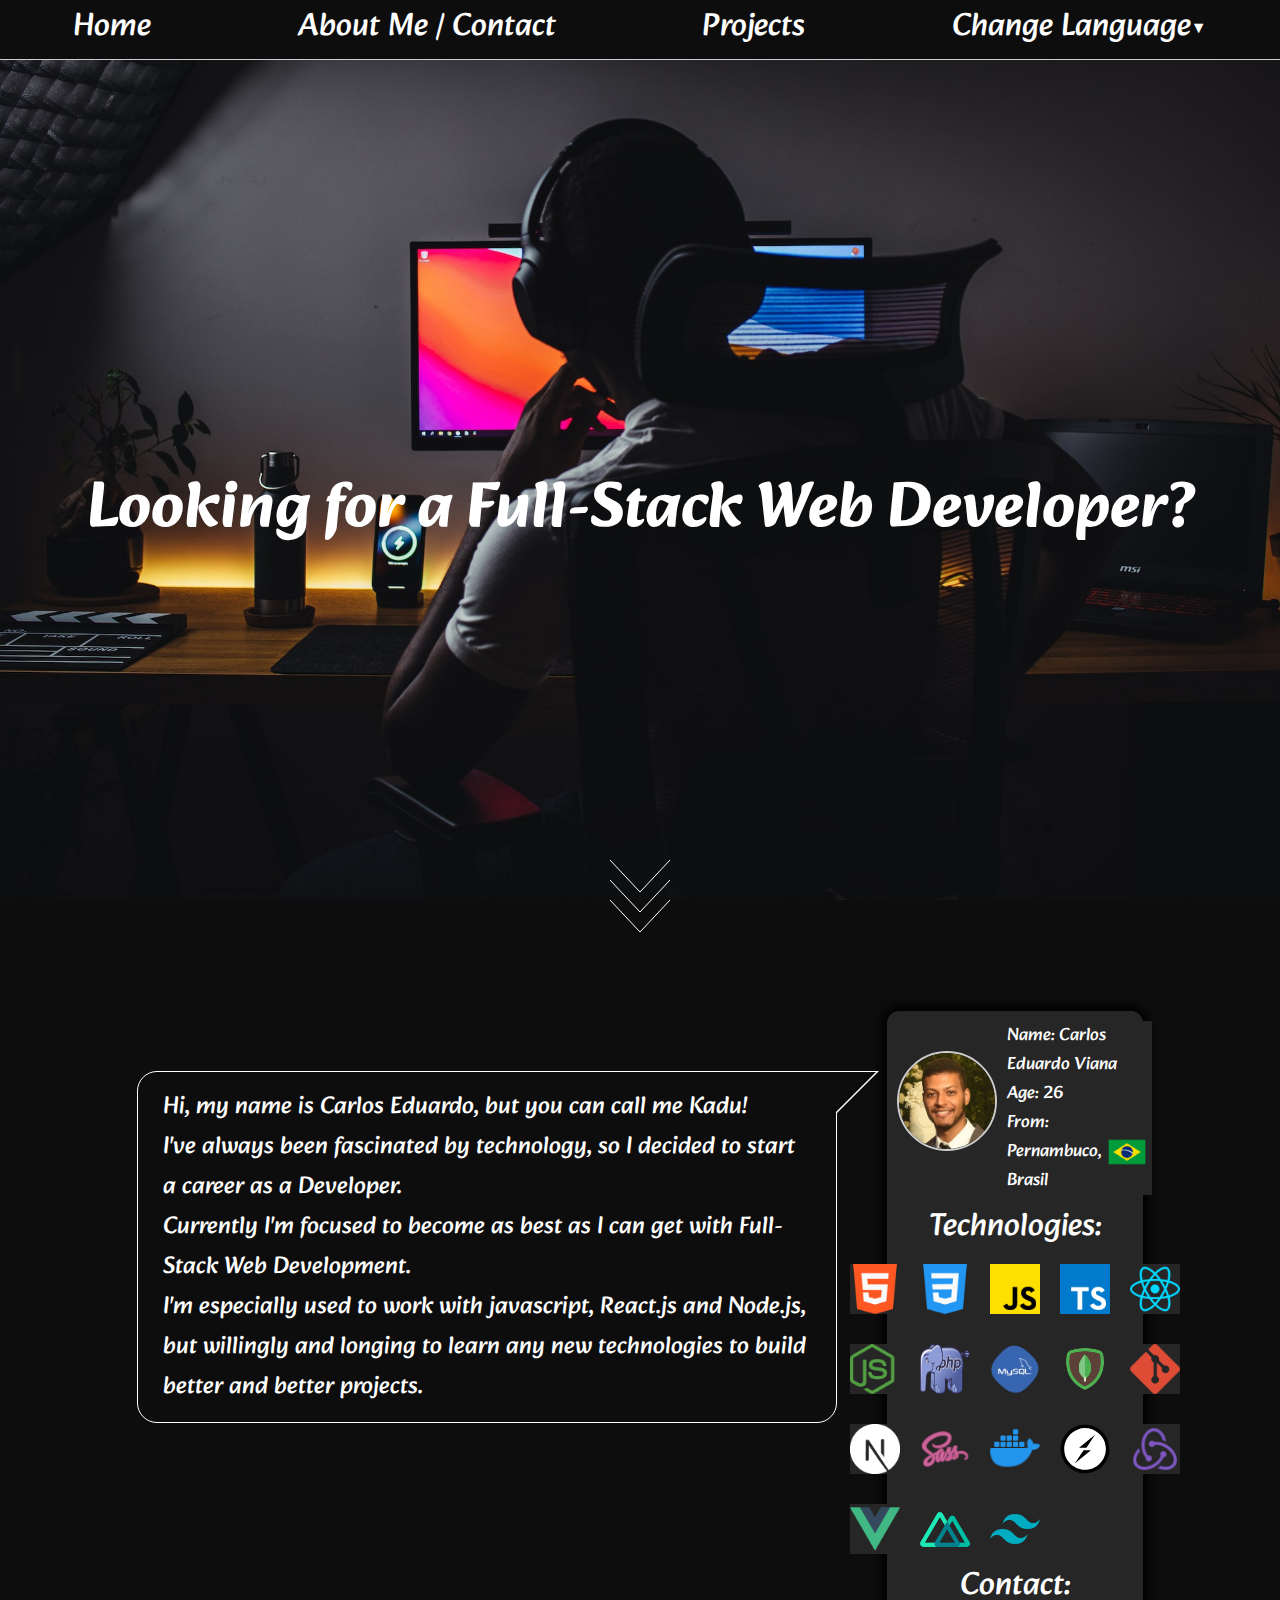
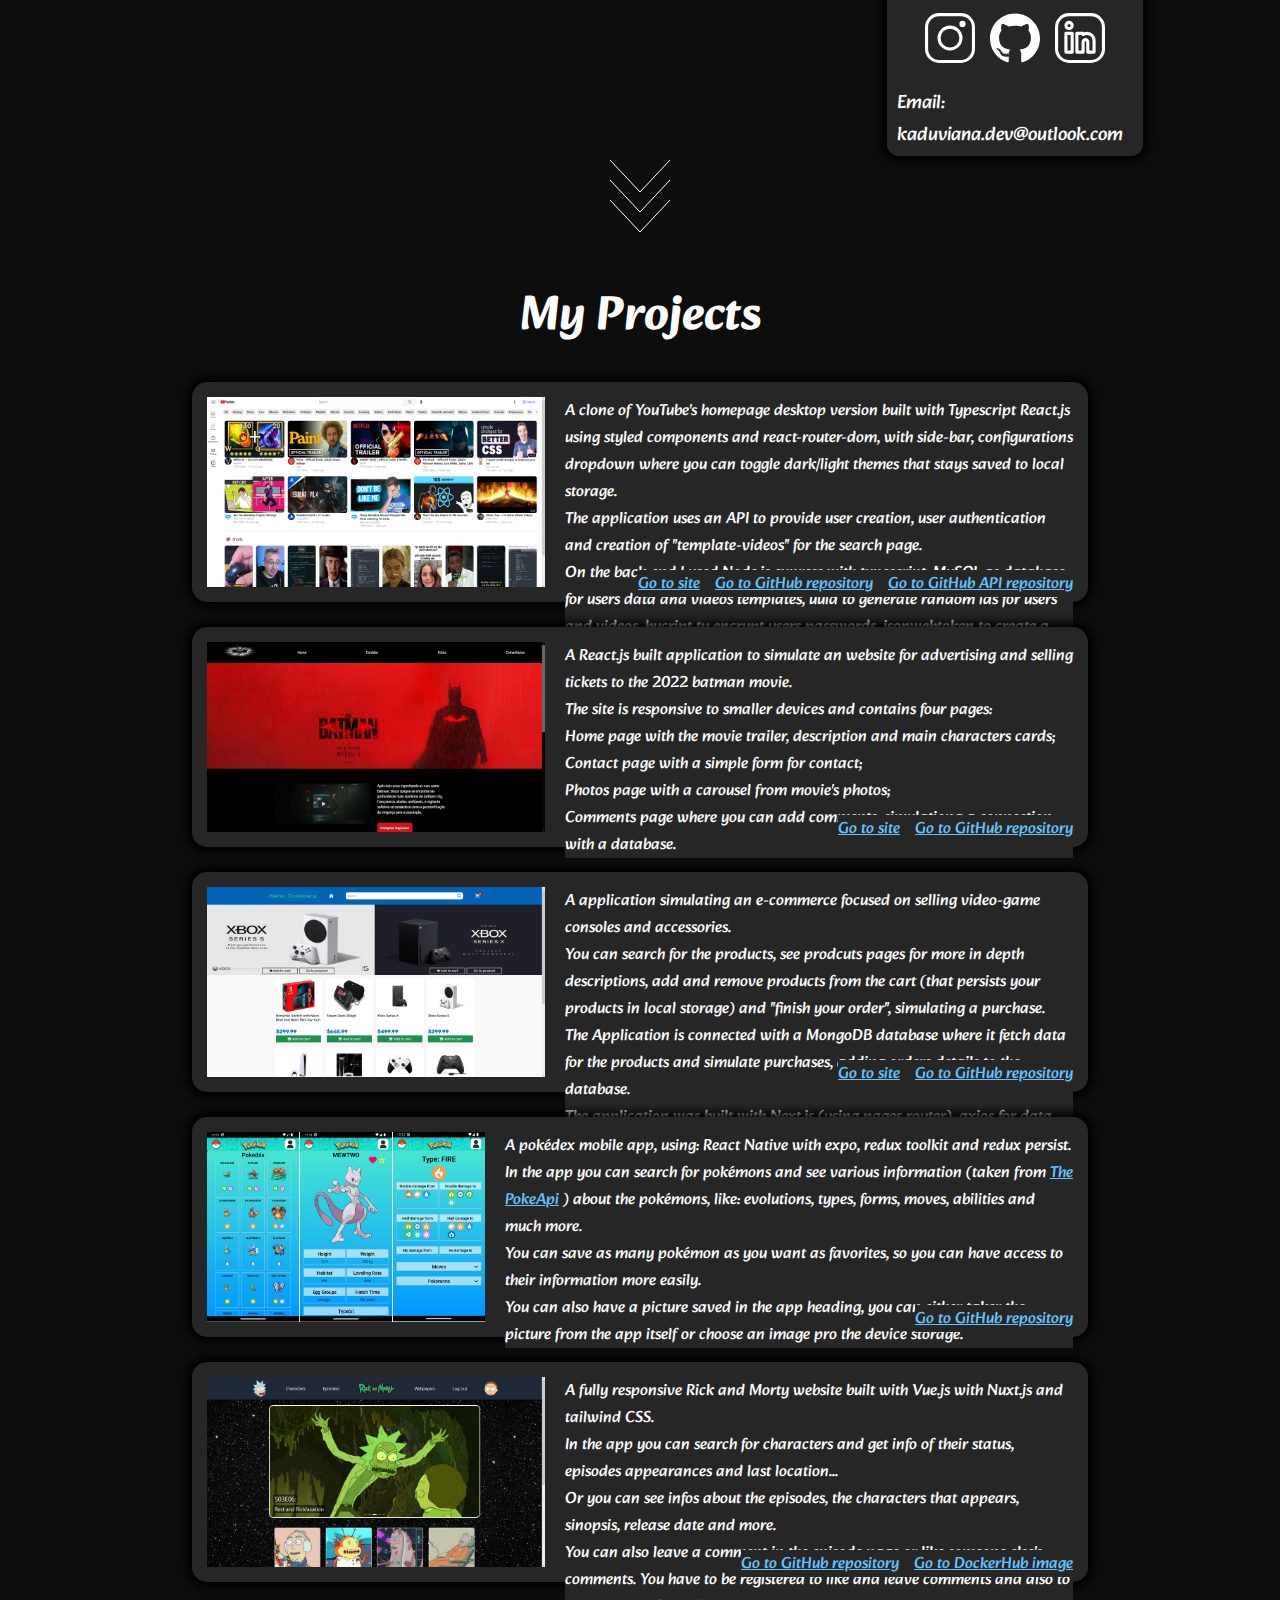
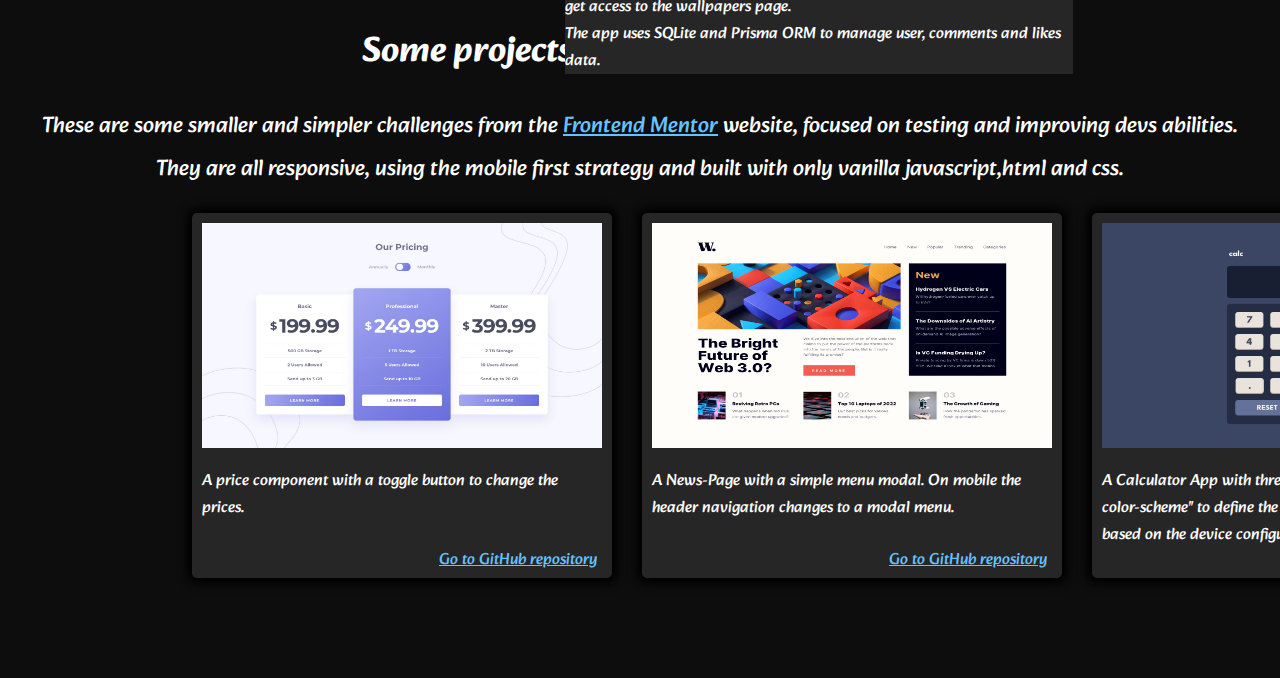
<file: index.html>
<!DOCTYPE html>
<html lang="en">
  <head>
    <meta charset="UTF-8" />
    <meta http-equiv="X-UA-Compatible" content="IE=edge" />
    <meta name="viewport" content="width=device-width, initial-scale=1.0" />
    <link rel="stylesheet" href="./styles.css" />
    <script src="./script.js" defer></script>
    <title>Kadu Portfolio</title>

    <link
      rel="apple-touch-icon"
      sizes="180x180"
      href="./Assets/apple-touch-icon.png"
    />
    <link
      rel="icon"
      type="image/png"
      sizes="32x32"
      href="./Assets/favicon-32x32.png"
    />
    <link
      rel="icon"
      type="image/png"
      sizes="16x16"
      href="./Assets/favicon-16x16.png"
    />
    <link rel="manifest" href="./Assets/site.webmanifest" />
  </head>
  <body>
    <header>
      <nav>
        <ul>
          <li><a href="#home">Home</a></li>
          <li><a id="header-about" href="#about">About Me / Contact</a></li>
          <li><a id="header-projects" href="#projects">Projects</a></li>
          <li class="language-i">
            <button class="languages">
              <span class="header-languages"> Change Language </span>
              <span class="lang-arrow">&#9660;</span>
            </button>
            <div class="language-selector">
              <button id="portuguese-button" class="language-button">
                Português
              </button>
              <div class="divisor"></div>
              <button id="english-button" class="language-button">
                English
              </button>
            </div>
          </li>
        </ul>
      </nav>
    </header>
    <section class="home" id="home">
      <h1 id="hero-title">Looking for a Full-Stack Web Developer?</h1>
      <a href="#about">
        <svg class="arrows">
          <path class="a1" d="M0 0 L30 32 L60 0"></path>
          <path class="a2" d="M0 20 L30 52 L60 20"></path>
          <path class="a3" d="M0 40 L30 72 L60 40"></path>
        </svg>
      </a>
    </section>
    <section class="about" id="about">
      <div class="balloon">
        <p id="description-p1" class="description">
          Hi, my name is Carlos Eduardo, but you can call me Kadu!
        </p>
        <p id="description-p2" class="description">
          I've always been fascinated by technology, so I decided to start a
          career as a Developer.
        </p>
        <p id="description-p3" class="description">
          Currently I'm focused to become as best as I can get with Full-Stack
          Web Development.
        </p>
        <p id="description-p4" class="description">
          I'm especially used to work with javascript, React.js and Node.js, but
          willingly and longing to learn any new technologies to build better
          and better projects.
        </p>
      </div>
      <div class="about-card">
        <div class="card-header">
          <img src="./Assets/Foto02.jpg" class="profile-img" alt="My Photo" />
          <div class="infos-container">
            <span id="info-name" class="infos">Name: Carlos Eduardo Viana</span>
            <span id="info-age" class="infos">Age: 26</span>
            <span class="infos"
              ><p id="info-location">From: Pernambuco, Brasil</p>
              <img src="./Assets/brazil.png" alt="Brazil Flag" />
            </span>
          </div>
        </div>
        <span id="info-tecnologies" class="technologies">Technologies:</span>
        <div class="technologies-container">
          <img src="./Assets/html.png" alt="HTML Icon" title="HTML" />
          <img src="./Assets/css-3.png" alt="CSS Icon" title="CSS" />
          <img src="./Assets/js.png" alt="JS Icon" title="JAVASCRIPT" />
          <img
            src="./Assets/typescript.png"
            alt="Typescript Icon"
            title="TYPESCRIPT"
          />
          <img src="./Assets/react.png" alt="React Logo" title="REACT" />
          <img src="./Assets/node.png" alt="Node Logo" title="NODE.JS" />
          <img
            height="10px"
            src="./Assets/php.png"
            alt="Prisma Logo"
            title="PHP"
          />
          <img src="./Assets/mysql.png" alt="MySQL Logo" title="MYSQL" />
          <img src="./Assets/mongodb.png" alt="MongoDB Logo" title="MONGODB" />
          <img src="./Assets/git.png" alt="Git Logo" title="GIT" />
          <img src="./Assets/nextjs.png" alt="Next.js Logo" title="NEXT.JS" />
          <img src="./Assets/sass.png" alt="SASS Logo" title="SASS" />
          <img src="./Assets/docker.png" alt="Docker Logo" title="DOCKER" />
          <img
            src="./Assets/socketio.svg"
            alt="SocketIo Logo"
            title="SOCKET.IO"
          />
          <img src="./Assets/redux.png" alt="Redux Logo" title="REDUX" />
          <img src="./Assets/vue.png" alt="Vue Logo" title="VUE" />
          <img src="./Assets/nuxt.png" alt="Nuxt Logo" title="NUXT" />
          <!-- <img src="./Assets/svelte.png" alt="Svelte Logo" title="SVELTE" /> -->
          <img
            src="./Assets/tailwind.png"
            alt="Tailwind Logo"
            title="TAILWIND"
          />
        </div>
        <span id="info-contact" class="technologies">Contact:</span>
        <div class="contact-container">
          <a href="https://www.instagram.com/kaduv96/" target="_blank">
            <img src="./Assets/instagram.svg" alt="Instagram Icon" />
          </a>
          <a href="https://github.com/KaduViana1" target="_blank">
            <img src="./Assets/github.svg" alt="GitHub Icon" />
          </a>
          <a
            href="https://www.linkedin.com/in/carlos-eduardo-viana-812128272/"
            target="_blank"
          >
            <img src="./Assets/linkedin.svg" alt="LinkedIn Icon" />
          </a>
        </div>
        <span class="email">Email: kaduviana.dev@outlook.com</span>
      </div>
      <svg class="arrows">
        <a href="#projects">
          <path class="a1" d="M0 0 L30 32 L60 0"></path>
          <path class="a2" d="M0 20 L30 52 L60 20"></path>
          <path class="a3" d="M0 40 L30 72 L60 40"></path>
        </a>
      </svg>
    </section>
    <section class="projects" id="projects">
      <div class="modal" data-modal="modal">
        <span class="closeModal">&times;</span>
        <img
          src="./Assets/Project-Youtube-PS.png"
          alt="A batman themed website"
          data-modal-img=""
        />
      </div>
      <h1 id="projects-title">My Projects</h1>
      <div class="project-container">
        <img
          data-modal-src="./Assets/Project-Youtube-PS.png"
          src="./Assets/Project-Youtube-PS.png"
          alt="My Clone of YouTube Site"
          class="project-image"
        />
        <div class="project-description">
          <p id="yt-p1">
            A clone of YouTube's homepage desktop version built with Typescript
            React.js using styled components and react-router-dom, with
            side-bar, configurations dropdown where you can toggle dark/light
            themes that stays saved to local storage.
          </p>
          <p id="yt-p2">
            The application uses an API to provide user creation, user
            authentication and creation of "template-videos" for the search
            page.
          </p>
          <p id="yt-p3">
            On the back-end I used Node.js express with typescript, MySQL as
            database for users data and videos templates, uuid to generate
            random ids for users and videos, bycript tu encrypt users passwords,
            jsonwebtoken to create a token that expires in 30 days for user
            authentication.
          </p>
        </div>
        <div class="links-container">
          <a
            href="https://youtube-clone-ten-beta.vercel.app/"
            target="_blank"
            class="link to-site"
            >Go to site</a
          >
          <a
            href="https://github.com/KaduViana1/Youtube-Clone"
            target="_blank"
            class="link to-github"
            >Go to GitHub repository</a
          >
          <a
            href="https://github.com/KaduViana1/PP-api-YT"
            target="_blank"
            class="link to-git-api"
            >Go to GitHub API repository</a
          >
        </div>
      </div>
      <div class="project-container">
        <img
          data-modal-src="./Assets/Project-Batman-PS.png"
          src="./Assets/Project-Batman-PS.png"
          alt="A site of the batman 2022 movie"
          class="project-image"
        />
        <div class="project-description">
          <p id="batman-p1">
            A React.js built application to simulate an website for advertising
            and selling tickets to the 2022 batman movie.
          </p>
          <p id="batman-p2">
            The site is responsive to smaller devices and contains four pages:
          </p>
          <p id="batman-p3">
            Home page with the movie trailer, description and main characters
            cards;
          </p>
          <p id="batman-p4">Contact page with a simple form for contact;</p>
          <p id="batman-p5">Photos page with a carousel from movie's photos;</p>
          <p id="batman-p6">
            Comments page where you can add comments, simulationg a connection
            with a database.
          </p>
        </div>
        <div class="links-container">
          <a
            href="https://master.dlakzzzyclh14.amplifyapp.com/"
            target="_blank"
            class="link to-site"
            >Go to site</a
          >
          <a
            href="https://github.com/KaduViana1/ProjetoBatman"
            target="_blank"
            class="link to-github"
            >Go to GitHub repository</a
          >
        </div>
      </div>
      <div class="project-container">
        <img
          data-modal-src="./Assets/next-ecommerce.png"
          src="./Assets/next-ecommerce.png"
          alt="My E-commerce website"
          class="project-image"
        />
        <div class="project-description">
          <p id="ecomm-p1">
            A application simulating an e-commerce focused on selling video-game
            consoles and accessories.
          </p>
          <p id="ecomm-p2">
            You can search for the products, see prodcuts pages for more in
            depth descriptions, add and remove products from the cart (that
            persists your products in local storage) and "finish your order",
            simulating a purchase.
          </p>
          <p id="ecomm-p3">
            The Application is connected with a MongoDB database where it fetch
            data for the products and simulate purchases, adding orders details
            to the database.
          </p>
          <p id="ecomm-p4">
            The application was built with Next.js (using pages router), axios
            for data fetch and make orders, mongoose to connect with MongoDB and
            SASS for stylization.
          </p>
        </div>
        <div class="links-container">
          <a
            href="https://next-e-commerce.vercel.app/"
            target="_blank"
            class="link to-site"
            >Go to site</a
          >
          <a
            href="https://github.com/KaduViana1/next_e-commerce"
            target="_blank"
            class="link to-github"
            >Go to GitHub repository</a
          >
        </div>
      </div>
      <div class="project-container">
        <img
          data-modal-src="./Assets/side-by-side.png"
          src="./Assets/side-by-side.png"
          alt="Pokedex"
          class="project-image"
        />
        <div class="project-description">
          <p id="pokedex-p1">
            A pokédex mobile app, using: React Native with expo, redux toolkit
            and redux persist.
          </p>
          <p id="pokedex-p2">
            In the app you can search for pokémons and see various information
            (taken from
            <a href="https://pokeapi.co/" target="_blank" class="link"
              >The PokeApi</a
            >
            ) about the pokémons, like: evolutions, types, forms, moves,
            abilities and much more.
          </p>
          <p id="pokedex-p3">
            You can save as many pokémon as you want as favorites, so you can
            have access to their information more easily.
          </p>
          <p id="pokedex-p4">
            You can also have a picture saved in the app heading, you can either
            taker the picture from the app itself or choose an image pro the
            device storage.
          </p>
        </div>
        <div class="links-container">
          <a
            href="https://github.com/KaduViana1/react-native-pokedex"
            target="_blank"
            class="link to-github"
            >Go to GitHub repository</a
          >
        </div>
      </div>
      <div class="project-container">
        <img
          data-modal-src="./Assets/nuxt-rick-morty.png"
          src="./Assets/nuxt-rick-morty.png"
          alt="Rick and Morty app screenshot"
          class="project-image"
        />
        <div class="project-description">
          <p id="rick-morty-p1">
            A fully responsive Rick and Morty website built with Vue.js with
            Nuxt.js and tailwind CSS.
          </p>
          <p id="rick-morty-p2">
            In the app you can search for characters and get info of their
            status, episodes appearances and last location...
          </p>
          <p id="rick-morty-p3">
            Or you can see infos about the episodes, the characters that
            appears, sinopsis, release date and more.
          </p>
          <p id="rick-morty-p4">
            You can also leave a comment in the episode page or like someone
            else's comments. You have to be registered to like and leave
            comments and also to get access to the wallpapers page.
          </p>
          <p id="rick-morty-p5">
            The app uses SQLite and Prisma ORM to manage user, comments and
            likes data.
          </p>
        </div>
        <div class="links-container">
          <a
            href="https://github.com/KaduViana1/nuxt-rick-morty"
            target="_blank"
            class="link to-github"
            >Go to GitHub repository</a
          >
          <a
            href="https://hub.docker.com/r/kaduviana/nuxt-rick-morty"
            target="_blank"
            class="link to-docker"
            >Go to DockerHub image</a
          >
        </div>
      </div>
      <h2 id="small-projects-title">Some projects from Frontend Mentor</h2>
      <span id="small-projects-t1"
        >These are some smaller and simpler challenges from the
        <a class="link" href="https://www.frontendmentor.io/" target="_blank"
          >Frontend Mentor</a
        >
        website, focused on testing and improving devs abilities.
      </span>
      <span style="margin-top: -20px" id="small-projects-t2"
        >They are all responsive, using the mobile first strategy and built with
        only vanilla javascript,html and css.</span
      >
      <div class="small-projects">
        <div class="small-project">
          <a
            href="./Fontend-Mentor/pricing-component-with-toggle-master/index.html"
            target="_blank"
          >
            <img src="./Assets/pricing-component.jpg" alt="" />
          </a>
          <p id="price-component">
            A price component with a toggle button to change the prices.
          </p>
          <div class="links-container">
            <a
              href="https://github.com/KaduViana1/princing-component-with-toggle"
              target="_blank"
              class="link to-github"
              >Go to GitHub repository</a
            >
          </div>
        </div>
        <div class="small-project">
          <a
            href="./Fontend-Mentor/news-homepage-main/index.html"
            target="_blank"
          >
            <img src="./Assets/news-page.jpg" alt="" />
          </a>
          <p id="news-page">
            A News-Page with a simple menu modal. On mobile the header
            navigation changes to a modal menu.
          </p>
          <div class="links-container">
            <a
              href="https://github.com/KaduViana1/News-Homepage-Front-Mentor-"
              target="_blank"
              class="link to-github"
              >Go to GitHub repository</a
            >
          </div>
        </div>
        <div class="small-project">
          <a
            href="./Fontend-Mentor/calculator-app-main/index.html"
            target="_blank"
          >
            <img src="./Assets/desktop-design-theme-1.jpg" alt="" />
          </a>
          <p id="calculator">
            A Calculator App with three color themes, it uses
            "prefered-color-scheme" to define the best suited theme for the user
            based on the device configuration.
          </p>
          <div class="links-container">
            <a
              href="https://github.com/KaduViana1/calculator-app"
              target="_blank"
              class="link to-github"
              >Go to GitHub repository</a
            >
          </div>
        </div>
      </div>
    </section>
  </body>
</html>
</file>
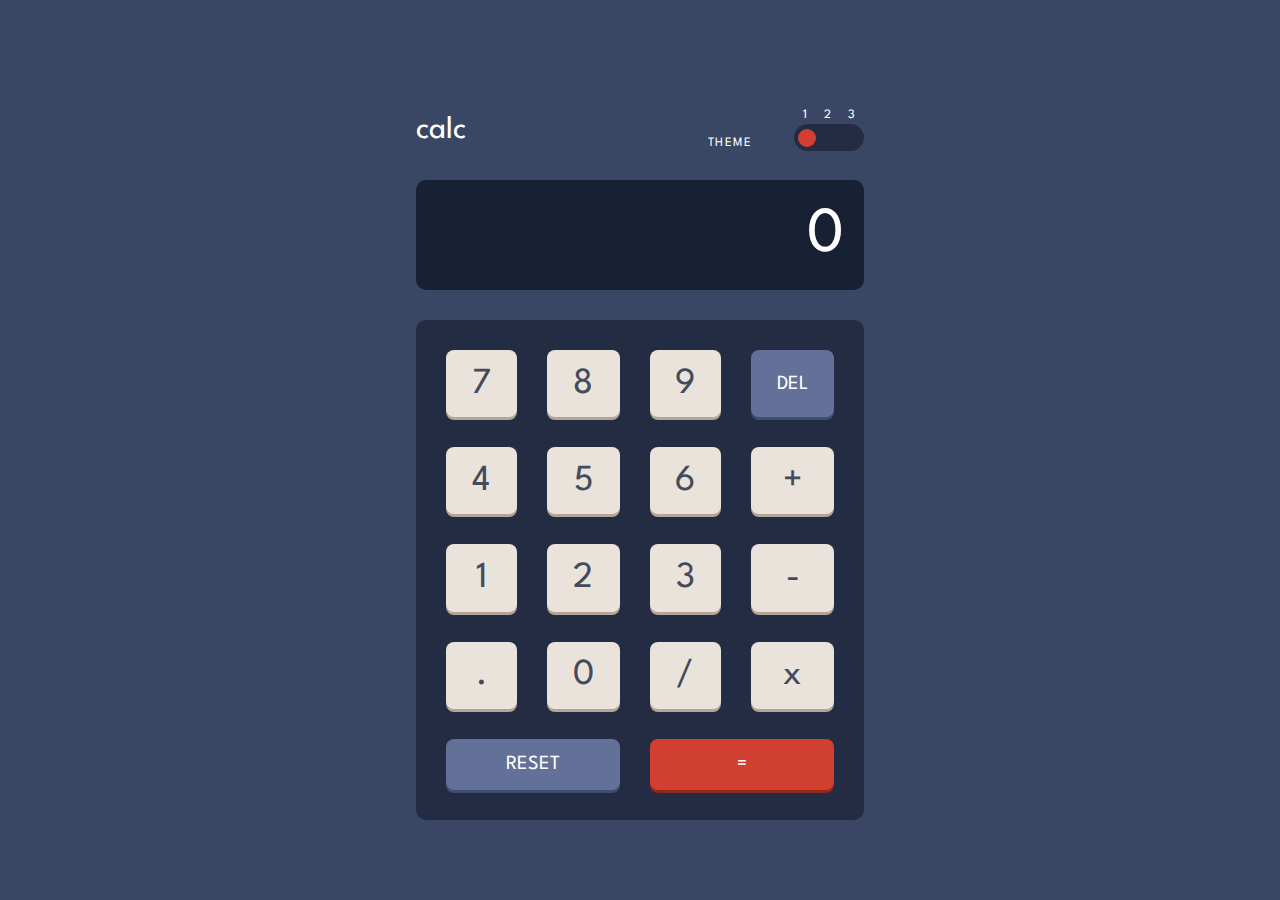
<file: Fontend-Mentor/calculator-app-main/index.html>
<!DOCTYPE html>
<html lang="en">
<head>
  <meta charset="UTF-8">
  <meta name="viewport" content="width=device-width, initial-scale=1.0"> <!-- displays site properly based on user's device -->

  <link rel="icon" type="image/png" sizes="32x32" href="./images/favicon-32x32.png">
  <link rel="stylesheet" href="./style.css">
  <title>Frontend Mentor | Calculator app</title>
  <script src="./themescript.js" defer></script>
<script src="./calculatorscript.js" defer></script>
</head>
<body>
<div id="full-calc">
  <div class="header">
    <div class="header-L">
      <span style="font-size: 2rem;" class="color">calc</span>
      <span class="color theme">THEME</span>
    </div>
    <div class="header-R">
      <div class="toggle-numbers">
        <label for="theme-1" class="color">1</label>
        <label for="theme-2" class="color">2</label>
        <label for="theme-3" class="color">3</label>
      </div>
      <div class="toggle-container">
        <input type="radio" id="theme-1" name="theme" value="theme-1">
        <input type="radio" id="theme-2" name="theme" value="theme-2">
        <input type="radio" id="theme-3" name="theme" value="theme-3">
        <span class="slider"></span>
      </div>
    </div>
  </div>
  <div class="results">
    <span class="result" id="result">0</span>
  </div>
  <div class="buttons-container">
    <button class="button-7 numbers">7</button>
    <button class="button-8 numbers">8</button>
    <button class="button-9 numbers">9</button>
    <button class="button-del del">DEL</button>
    <button class="button-4 numbers">4</button>
    <button class="button-5 numbers">5</button>
    <button class="button-6 numbers">6</button>
    <button class="button-plus numbers">+</button>
    <button class="button-1 numbers">1</button>
    <button class="button-2 numbers">2</button>
    <button class="button-3 numbers">3</button>
    <button class="button-minus numbers">-</button>
    <button class="button-dot numbers">.</button>
    <button class="button-0 numbers">0</button>
    <button class="button-divide numbers">/</button>
    <button class="button-x numbers">x</button>
    <button class="button-reset reset">RESET</button>
    <button class="button-equal equal">=</button>
  </div>
</div>


  

</html>
</file>
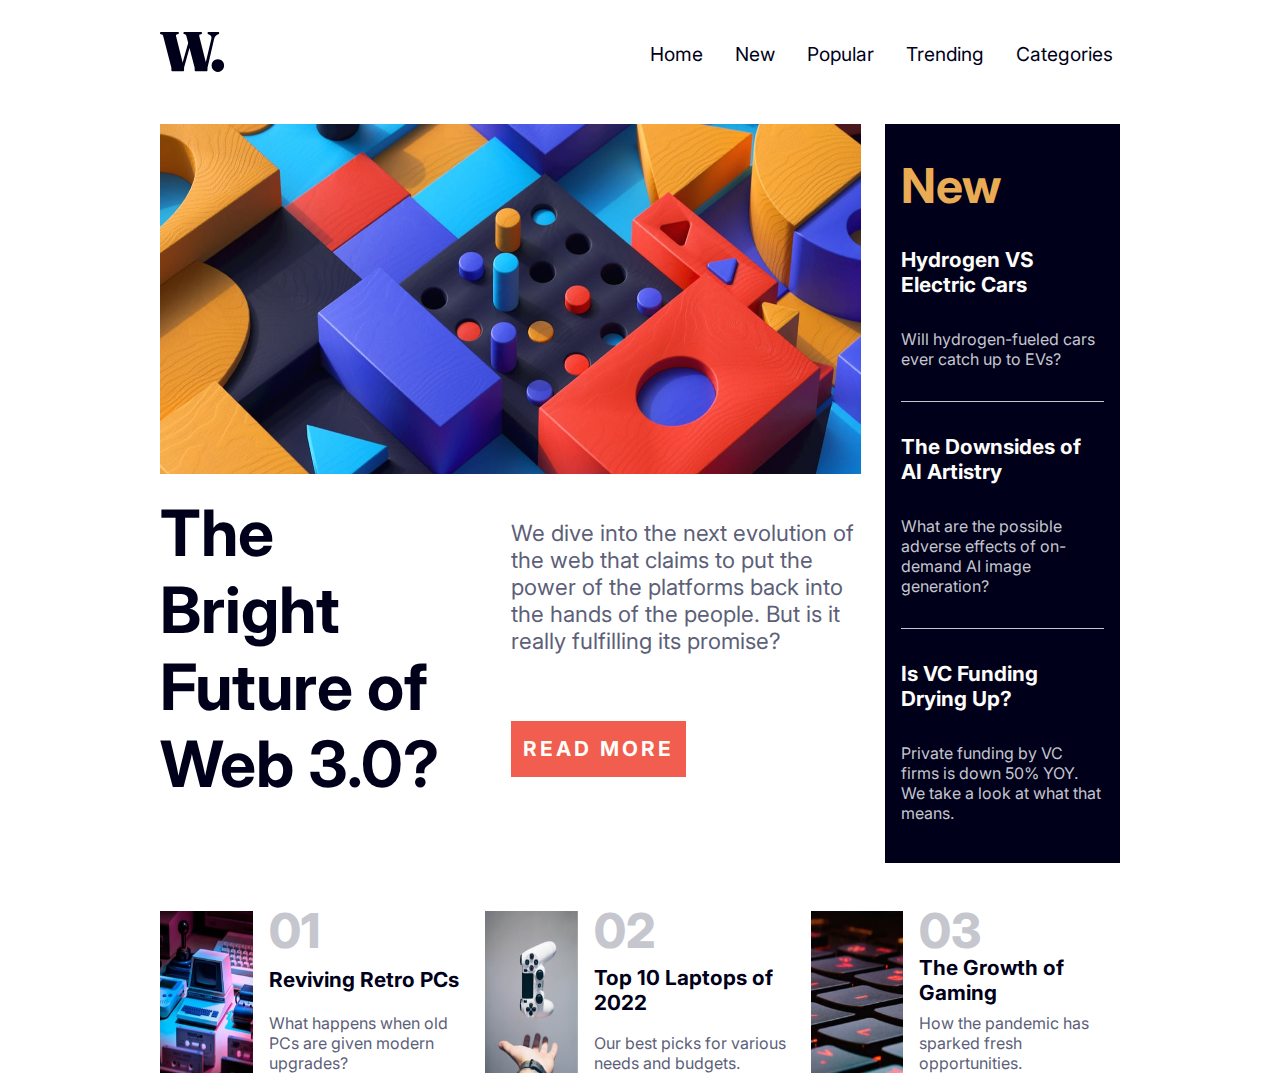
<file: Fontend-Mentor/news-homepage-main/index.html>
<!DOCTYPE html>
<html lang="en">
  <head>
    <meta charset="UTF-8" />
    <meta name="viewport" content="width=device-width, initial-scale=1.0" />
    <!-- displays site properly based on user's device -->

    <link
      rel="icon"
      type="image/png"
      sizes="32x32"
      href="./assets/images/favicon-32x32.png"
    />

    <title>Frontend Mentor | News homepage</title>

    <link rel="stylesheet" href="styles.css" />
  </head>
  <body>
    <div class="modal">
      <div class="modal-left"></div>
      <div class="modal-right">
        <div style="display: flex; justify-content: flex-end">
          <button class="close"></button>
        </div>
        <nav class="modal-nav">
          <ul>
            <li class="modal-li"><a href="#" class="modal-a"> Home </a></li>
            <li class="modal-li"><a href="#" class="modal-a"> New </a></li>
            <li class="modal-li"><a href="#" class="modal-a"> Popular </a></li>
            <li class="modal-li"><a href="#" class="modal-a"> Trending </a></li>
            <li class="modal-li">
              <a href="#" class="modal-a"> Categories </a>
            </li>
          </ul>
        </nav>
      </div>
    </div>
    <header>
      <nav>
        <a href="#">
          <img src="./assets/images/logo.svg" alt="Logo" />
        </a>
        <ul class="responsive-nav">
          <li><a href="#"> Home </a></li>
          <li><a href="#"> New </a></li>
          <li><a href="#"> Popular </a></li>
          <li><a href="#"> Trending </a></li>
          <li><a href="#"> Categories </a></li>
        </ul>
        <button class="menu"></button>
      </nav>
    </header>
    <div class="main">
      <div class="main-content">
        <picture>
          <source
            srcset="./assets/images/image-web-3-desktop.jpg"
            media="(min-width: 768px)"
          />
          <source srcset="./assets/images/image-web-3-mobile.jpg" />
          <img
            class="main-image"
            src="./assets/images/image-web-3-mobile.jpg"
            alt="Image"
          />
        </picture>
        <div class="title-text">
          <div class="main-title"><h1>The Bright Future of Web 3.0?</h1></div>
          <div class="main-text">
            <p>
              We dive into the next evolution of the web that claims to put the
              power of the platforms back into the hands of the people. But is
              it really fulfilling its promise?
            </p>
            <button class="read">READ MORE</button>
          </div>
        </div>
      </div>
      <div class="news-container">
        <span class="new">New</span>
        <dl>
          <dt><a href="#" class="new-a">Hydrogen VS Electric Cars</a></dt>
          <dd>Will hydrogen-fueled cars ever catch up to EVs?</dd>
          <div class="divisor"></div>
          <dt><a href="#" class="new-a">The Downsides of AI Artistry</a></dt>
          <dd>
            What are the possible adverse effects of on-demand AI image
            generation?
          </dd>
          <div class="divisor"></div>
          <dt><a href="#" class="new-a">Is VC Funding Drying Up?</a></dt>
          <dd>
            Private funding by VC firms is down 50% YOY. We take a look at what
            that means.
          </dd>
        </dl>
      </div>
    </div>
    <div class="others">
      <div class="others-topics">
        <img
          class="bottom-images"
          src="./assets/images/image-retro-pcs.jpg"
          alt="retro-pc"
        />
        <div class="topic-content">
          <span class="numbers">01</span>
          <h4 class="titles-margin">
            <a href="#" class="bottom-titles">Reviving Retro PCs</a>
          </h4>
          <p class="others-p">
            What happens when old PCs are given modern upgrades?
          </p>
        </div>
      </div>
      <div class="others-topics">
        <img
          class="bottom-images"
          src="./assets/images/image-gaming-growth.jpg"
          alt="image-gaming-growth"
        />
        <div class="topic-content">
          <span class="numbers">02</span>
          <h4 class="titles-margin">
            <a href="#" class="bottom-titles">Top 10 Laptops of 2022</a>
          </h4>
          <p class="others-p">Our best picks for various needs and budgets.</p>
        </div>
      </div>
      <div class="others-topics">
        <img
          class="bottom-images"
          src="./assets/images/image-top-laptops.jpg"
          alt="image-top-laptops"
        />
        <div class="topic-content">
          <span class="numbers">03</span>
          <h4 class="titles-margin">
            <a href="#" class="bottom-titles">The Growth of Gaming</a>
          </h4>
          <p class="others-p">
            How the pandemic has sparked fresh opportunities.
          </p>
        </div>
      </div>
    </div>
    <script src="scripts.js"></script>
  </body>
</html>
</file>
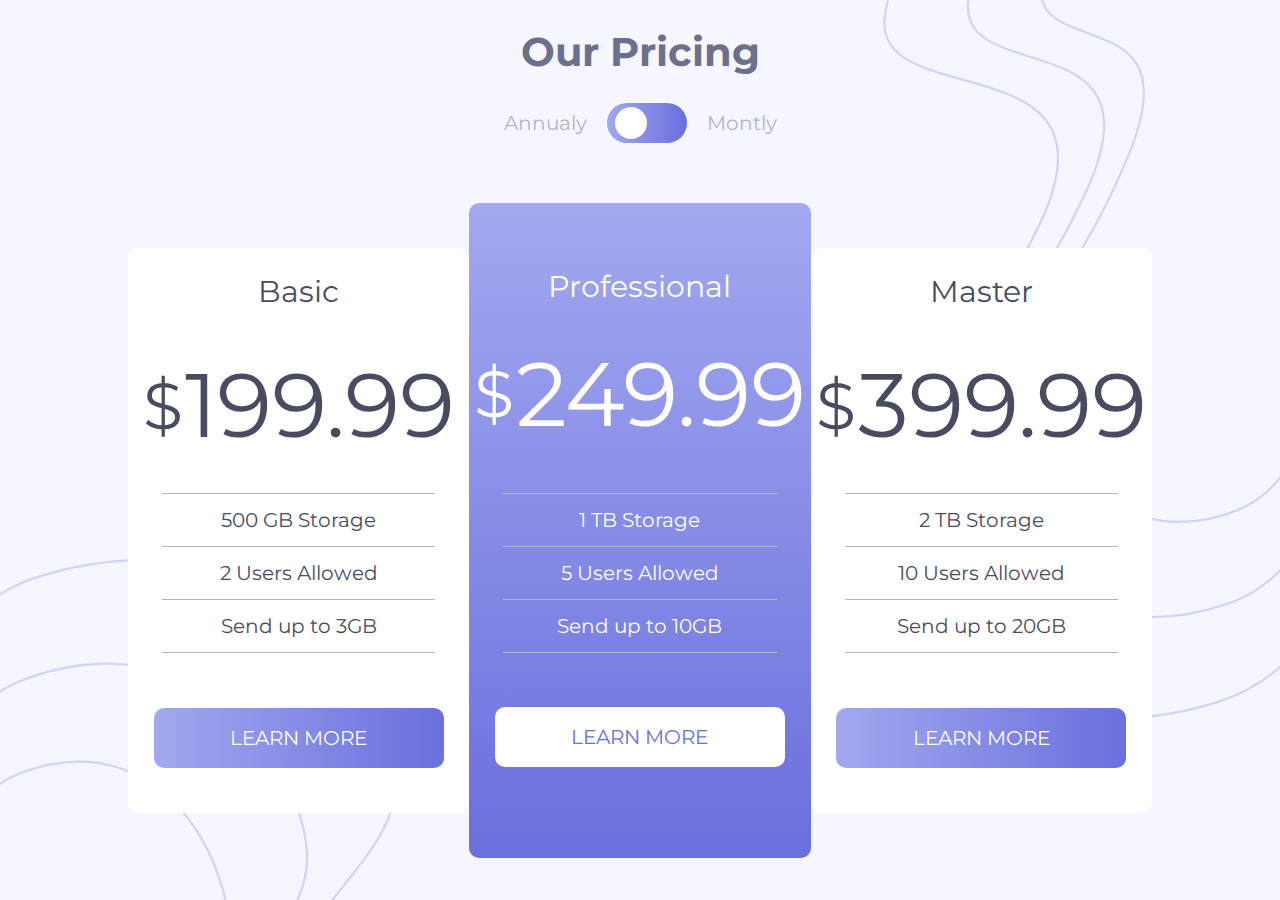
<file: Fontend-Mentor/pricing-component-with-toggle-master/index.html>
<!DOCTYPE html>
<html lang="en">
<head>
  <meta charset="UTF-8">
  <meta name="viewport" content="width=device-width, initial-scale=1.0">

  <link rel="icon" type="image/png" sizes="32x32" href="./images/favicon-32x32.png">
  
  <title>Frontend Mentor | [Challenge Name Here]</title>
  <link rel="stylesheet" href="styles.css">
  <script src="script.js"></script>
  
</head>
<body>
 <div id="page-container">
  <h1>Our Pricing</h1>
  <div id="toggle-selection">
   <span>Annualy</span>
   <label id="toggle" onclick="changePrices()">
     <input id="checkbox" type="checkbox">
     <span class="slider"></span>
   </label>
   <span>Montly</span>
  </div>
 <div id="cards-container">
  <div class="plan-cards cards1-3">
    <span class="plan-type">Basic</span>
    <div class="price-container">
      <span id="cipher">$</span>
      <span class="price" id="basic">199.99</span>
    </div>
    <table>
      <tr>
        <td>500 GB Storage</td>
      </tr>
      <tr>
        <td>2 Users Allowed</td>
      </tr>
      <tr>
        <td>Send up to 3GB</td>
      </tr>
    </table>
    <button class="buttons1-3">LEARN MORE</button>
  </div>
  <div class="plan-cards card2">
    <span class="plan-type c2">Professional</span>
    <div class="price-container"> 
      <span id="cipher">$</span>
      <span class="price" id="professional">249.99</span>
    </div>
    <table>
      <tr>
        <td>1 TB Storage</td>
      </tr>
      <tr>
        <td>5 Users Allowed</td>
      </tr>
      <tr>
        <td>Send up to 10GB</td>
      </tr>
    </table>
    <button class="button2">LEARN MORE</button>
  </div>
  <div class="plan-cards cards1-3">
    <span class="plan-type">Master</span>
    <div class="price-container">
      <span id="cipher">$</span>
      <span class="price" id="master">399.99</span>
    </div>
    <table>
      <tr>
        <td>2 TB Storage</td>
      </tr>
      <tr>
        <td>10 Users Allowed</td>
      </tr>
      <tr>
        <td>Send up to 20GB</td>
      </tr>
    </table>
    <button class="buttons1-3">LEARN MORE</button>
  </div>
 </div>
  

  </div>
</body>
</html>
</file>
<file: styles.css>
@import url('https://fonts.googleapis.com/css2?family=Alkatra:wght@400;500;600;700&display=swap');

*,
*::after,
*::before {
  margin: 0;
  padding: 0;
  box-sizing: border-box;
  font-family: 'Alkatra', cursive;
  background-color: hsl(0, 0%, 5%);
  color: white;
}

:root {
  --cards-background: hsl(0, 0%, 15%);
  --cards-box-shadow: 0 0 10px 5px black;
}

li {
  list-style: none;
}

header {
  width: 100%;
  height: 60px;
  font-size: 2rem;
  border-bottom: 1px solid hsl(0, 0%, 80%);
}

ul {
  display: flex;
  justify-content: space-around;
  align-items: center;
}

a {
  text-decoration: none;
  transition: 0.5s;
  outline: transparent;
}

header a:hover,
a:focus,
.languages:hover,
.languages:focus,
.language-button:hover,
.language-button:focus {
  color: hsl(204, 100%, 50%);
}

.home {
  width: 100%;
  height: 100vh;
  background-image: url('./Assets/background.jpg');
  background-size: cover;
  display: flex;
  flex-direction: column;
  justify-content: center;
  align-items: center;
  position: relative;
  background-attachment: fixed;
  background-position: center;
  background-repeat: no-repeat;
}

.home > h1 {
  font-size: 4rem;
  background-color: transparent;
  padding-inline: 10px;
}

.arrows {
  width: 60px;
  height: 80px;
  background-color: transparent;
  position: absolute;
  bottom: 20px;
  left: 50%;
  transform: translateX(-50%);
}

.arrows path {
  stroke: #fff;
  fill: transparent;
  stroke-width: 1px;
  animation: arrow 2s infinite;
  -webkit-animation: arrow 2s infinite;
}

@keyframes arrow {
  0% {
    opacity: 0;
  }
  40% {
    opacity: 1;
  }
  80% {
    opacity: 0;
  }
  100% {
    opacity: 0;
  }
}

@-webkit-keyframes arrow {
  0% {
    opacity: 0;
  }
  40% {
    opacity: 1;
  }
  80% {
    opacity: 0;
  }
  100% {
    opacity: 0;
  }
}

.arrows path.a1 {
  animation-delay: 1s;
  -webkit-animation-delay: 1s;
}

.arrows path.a2 {
  animation-delay: -0.5s;
  -webkit-animation-delay: -0.5s;
}

.arrows path.a3 {
  animation-delay: 0s;
  -webkit-animation-delay: 0s;
}

.about {
  width: 100%;
  height: 100vh;
  display: flex;
  justify-content: center;
  gap: 50px;
  padding-top: 4%;
  position: relative;
}

.about-card {
  width: 20%;
  height: fit-content;
  border-radius: 12px;
  background-color: var(--cards-background);
  display: flex;
  flex-direction: column;
  align-items: center;
  padding: 10px 10px 5px 10px;
  box-shadow: var(--cards-box-shadow);
}

.card-header {
  width: 100%;
  display: flex;
  justify-content: space-between;
  align-items: center;
  background-color: inherit;
}
.infos-container {
  margin-left: 10px;
  width: 100%;
  background-color: inherit;
}

.profile-img {
  display: block;
  margin-right: auto;
  width: 100px;
  height: 100px;
  border-radius: 50%;
  object-fit: fill;
  margin-bottom: 15px;
  border: 2px solid hsl(0, 0%, 80%);
}

.infos {
  font-size: 1.1rem;
  background-color: inherit;
  display: flex;
  align-items: center;
}

.infos > p {
  background-color: inherit;
}

span > img {
  width: 50px;
  background-color: transparent;
}

.technologies {
  background-color: inherit;
  display: flex;
  align-items: center;
  font-size: 2rem;
  margin-top: 5px;
}

.technologies-container {
  background-color: inherit;
  width: 100%;
  display: grid;
  justify-content: center;
  grid-template-columns: auto auto auto auto auto;
  row-gap: 30px;
  column-gap: 20px;
  padding-top: 10px;
}

.technologies-container > img {
  background-color: inherit;
  width: 50px;
  height: 50px;
}

.balloon {
  border: 1px solid white;
  width: 700px;
  height: fit-content;
  position: relative;
  border-radius: 20px;
  margin-top: 60px;
  padding: 15px 25px;
}

.balloon-animation {
  animation-name: balloonScale;
  animation-duration: 1s;
  transform-origin: top right;
}

.balloon > p {
  font-size: 1.5rem;
}

.balloon::before {
  content: '';
  position: absolute;
  background-color: transparent;
  border: 42px solid transparent;
  border-top-color: white;
  right: -43px;
  top: -1px;
}

.balloon::after {
  content: '';
  position: absolute;
  background-color: transparent;
  border: 45px solid transparent;
  border-top-color: hsl(0, 0%, 5%);
  right: -40px;
  top: 0;
}

.projects {
  width: 100%;
  display: flex;
  flex-direction: column;
  align-items: center;
  row-gap: 25px;
  position: relative;
  padding-bottom: 100px;
}

.projects > h1 {
  margin-top: 1rem;
  font-size: 3rem;
}

.projects > h2 {
  margin-top: 15px;
  font-size: 2.2rem;
}

.project-container {
  width: 70%;
  height: 220px;
  position: relative;
  background-color: var(--cards-background);
  box-shadow: var(--cards-box-shadow);
  border-radius: 15px;
  padding: 15px;
  display: flex;
  gap: 20px;
}

.links-container {
  display: flex;
  gap: 15px;
  position: absolute;
  right: 15px;
  bottom: 5px;
  width: fit-content;
  background-color: inherit;
}

.projects > span {
  font-size: 1.4rem;
}

.link {
  background-color: inherit;
  color: hsl(204, 100%, 70%);
  text-decoration: underline;
}

.link:active {
  color: hsl(204, 100%, 70%);
}

.project-container > img {
  cursor: pointer;
}

.project-description {
  background-color: inherit;
  width: 100%;
  height: 100%;
}

.project-description > p {
  background-color: inherit;
}

.project-image {
  width: 338px;
}

.modal {
  width: 100%;
  height: 100vh;
  position: fixed;
  top: 0;
  left: 0;
  background-color: rgba(0, 0, 0, 0.7);
  z-index: 10;
  display: none;
  flex-direction: column;
  justify-content: center;
  align-items: center;
}

.modal > img {
  width: 65%;
}

.closeModal {
  font-size: 4rem;
  background-color: inherit;
  position: absolute;
  right: 5rem;
  top: 0;
  cursor: pointer;
}

.small-projects {
  width: 70%;
  display: grid;
  grid-template-columns: repeat(3, 1fr);
  column-gap: 30px;
}

.small-project {
  background-color: var(--cards-background);
  box-shadow: var(--cards-box-shadow);
  position: relative;
  display: flex;
  flex-direction: column;
  align-items: center;
  padding: 10px;
  border-radius: 5px;
  gap: 10px;
  padding-bottom: 30px;
}

.small-project > a {
  background-color: inherit;
}

.small-project img {
  width: 400px;
  aspect-ratio: 16 / 9;
}

.small-project p {
  background-color: inherit;
  margin-right: auto;
}

.contact-container {
  display: flex;
  background-color: inherit;
  gap: 15px;
}

.contact-container a {
  background-color: inherit;
}

.contact-container img {
  background-color: inherit;
  width: 50px;
  height: 50px;
}

.email {
  background-color: inherit;
  font-size: 1.2rem;
  margin-top: 15px;
}

@keyframes balloonScale {
  from {
    transform: scale(0);
  }
  to {
    transform: scale(1);
  }
}

.language-i {
  position: relative;
}

.languages {
  border: none;
  outline: transparent;
  font-size: 2rem;
  display: flex;
  justify-content: center;
  align-items: center;
  cursor: pointer;
}

.language-selector {
  display: none;
  flex-direction: column;
  gap: 10px;
  position: absolute;
  bottom: -100px;
  width: 100%;
  z-index: 3;
  padding-top: 10px;
  padding-bottom: 20px;
  background-color: var(--cards-background);
  box-shadow: 0 0 5px 1px black;
}

.language-button {
  cursor: pointer;
  border: none;
  outline: transparent;
  font-size: 1.2rem;
  background-color: inherit;
  height: 20px;
  transition: 0.5s;
}

.divisor {
  margin-block: 5px;
  border-bottom: 1px solid white;
}

.lang-arrow {
  font-size: 1rem;
  color: inherit;
  margin-top: 2px;
  transition: 0.5s;
}

.header-languages {
  color: inherit;
  transition: 0.5s;
}
</file>
<file: Fontend-Mentor/calculator-app-main/style.css>
@import url("https://fonts.googleapis.com/css2?family=League+Spartan:wght@700&display=swap");

* {
  padding: 0;
  margin: 0;
  color: white;
  font-family: "League Spartan", sans-serif;
}
#full-calc {
  width: 100%;
  height: 100%;
  background-color: hsl(222, 26%, 31%);
  display: flex;
  align-items: center;
  flex-direction: column;
  position: absolute;
}

.header {
  display: flex;
  width: 100%;
  height: 100px;
  box-sizing: border-box;
  padding: 20px;
}

.header-L {
  display: flex;
  align-items: center;
  justify-content: space-between;
  width: 75%;
  margin-left: 7px;
  padding-right: 25px;
  box-sizing: border-box;
  position: relative;
}

.theme {
  position: relative;
  top: 0.8rem;
  font-size: 0.8rem;
  letter-spacing: 1.5px;
}

.header-R {
  display: flex;
  flex-direction: column;
  justify-content: center;
  align-items: flex-end;
  width: 25%;
  box-sizing: border-box;
}

.results {
  width: 87%;
  height: 90px;
  background-color: hsl(224, 36%, 15%);
  margin-bottom: 30px;
  border-radius: 10px;
  display: flex;
  align-items: center;
  justify-content: end;
  font-size: 3rem;
  box-sizing: border-box;
  padding-right: 7%;
}

.buttons-container {
  box-sizing: border-box;
  width: 87%;
  height: 430px;
  background-color: hsl(223, 31%, 20%);
  border-radius: 10px;
  display: grid;
  grid-template-columns: repeat(4, 1fr);
  column-gap: 10px;
  padding: 20px;
  row-gap: 15px;
}

.button-reset {
  grid-column: 1 / span 2;
  grid-row: 5;
}

.button-equal {
  grid-column: 3 / span 2;
  grid-row: 5;
}

button {
  border-radius: 8px;
  border: none;
  padding: 0;
  box-sizing: border-box;
  text-align: center;
  cursor: pointer;
}

.numbers {
  font-size: 2rem;
  background-color: hsl(30, 25%, 89%);
  color: hsl(221, 14%, 31%);
  box-shadow: 0px 3px hsl(28, 16%, 65%);
}

.del,
.reset {
  color: white;
  background-color: hsl(225, 21%, 49%);
  box-shadow: 0px 3px hsl(224, 28%, 35%);
  font-size: 1.2rem;
}

.equal {
  background-color: hsl(6, 63%, 50%);
  color: white;
  font-size: 1.2rem;
  box-shadow: 0px 3px hsl(6, 70%, 34%);
}

.toggle-container {
  background-color: hsl(223, 31%, 20%);
  height: 27px;
  border-radius: 15px;
  width: 70px;
  display: flex;
  justify-content: space-around;
  align-items: center;
  position: relative;
  margin-top: 3px;
  cursor: pointer;
}

.slider {
  content: "";
  transition: 0.3s;
  width: 18px;
  height: 18px;
  border-radius: 50%;
  background-color: hsl(6, 63%, 50%);
  position: absolute;
  left: 4px;
}

#theme-2:checked ~ .slider {
  transform: translateX(22px);
}

#theme-3:checked ~ .slider {
  transform: translateX(45px);
}
.toggle-numbers {
  width: 70px;
  display: flex;
  justify-content: space-around;
  align-items: center;
  font-size: 0.8rem;
}

input {
  z-index: 1;
  opacity: 0;
  cursor: pointer;
}

@media (min-width: 768px) {
  #full-calc {
    justify-content: center;
  }
  .header,
  .buttons-container,
  .results {
    width: 35%;
  }
  .results {
    height: 110px;
    padding-right: 20px;
    font-size: 4rem;
  }

  .buttons-container {
    height: 500px;
    grid-template-columns: auto auto auto auto;
    column-gap: 30px;
    padding: 30px;
    row-gap: 30px;
  }

  .equal,
  .del,
  .reset {
    font-size: 20px;
  }

  .header-L {
    margin-left: 0;
    padding-right: 0;
  }

  .header {
    padding: 0;
  }
  .numbers {
    font-size: 2.3rem;
  }

  button:active {
    opacity: 0.8;
  }
}

@media (prefers-color-scheme: dark) {
  #full-calc {
    background-color: hsl(268, 75%, 9%);
  }
  .results,
  .buttons-container,
  .toggle-container {
    background-color: hsl(268, 71%, 12%);
  }
  .numbers {
    background-color: hsl(268, 47%, 21%);
    box-shadow: 0px 3px hsl(290, 70%, 36%);
    color: hsl(52, 100%, 62%);
  }

  .del,
  .reset {
    background-color: hsl(281, 89%, 26%);
    box-shadow: 0px 3px hsl(285, 91%, 52%);
    color: white;
  }

  .equal {
    background-color: hsl(176, 100%, 44%);
    box-shadow: 0px 3px hsl(177, 92%, 70%);
    color: hsl(198, 20%, 13%);
  }

  .slider {
    background-color: hsl(176, 100%, 44%);
    left: 48px;
  }

  .result,
  .color {
    color: hsl(52, 100%, 62%);
  }

  #theme-2:checked ~ .slider {
    transform: translateX(-23px);
  }

  #theme-3:checked ~ .slider {
    transform: translateX(0px);
  }
  #theme-1:checked ~ .slider {
    transform: translateX(-43px);
  }
} ;
</file>
<file: Fontend-Mentor/news-homepage-main/styles.css>
@import url('https://fonts.googleapis.com/css2?family=Inter:wght@400;700;800&display=swap');
* {
  box-sizing: border-box;
  margin: 0;
  padding: 0;
  font-family: 'Inter', sans-serif;
}

:root {
  --orange: hsl(35, 77%, 62%);
  --red: hsl(5, 85%, 63%);
  --white: hsl(36, 100%, 99%);
  --gray-blue: hsl(233, 8%, 79%);
  --dark-gray-blue: hsl(236, 13%, 42%);
  --dark-blue: hsl(240, 100%, 5%);
}

ul {
  list-style: none;
}

a {
  text-decoration: none;
}

a:active {
  color: var(--red);
}

body {
  position: relative;
}

header {
  padding-top: 2rem;
  padding-left: 1rem;
  padding-right: 1rem;
}

nav {
  display: flex;
  justify-content: space-between;
  align-items: center;
}

.menu {
  width: 40px;
  height: 20px;
  background-color: white;
  border: 0;
  outline: 0;
  background-image: url('./assets/images/icon-menu.svg');
  background-size: cover;
  cursor: pointer;
}

.modal {
  height: 100vh;
  width: 100%;
  position: absolute;
  display: none;
}

.modal-left {
  width: 30%;
  background-color: black;
  opacity: 0.8;
}

.modal-right {
  width: 70%;
  background-color: white;
}

.close {
  width: 30px;
  height: 30px;
  margin-right: 1rem;
  margin-top: 2.1rem;
  background-color: transparent;
  border: none;
  outline: none;
  background-image: url('./assets/images/icon-menu-close.svg');
  background-size: cover;
  align-self: flex-end;
  cursor: pointer;
}

.modal-nav {
  margin-left: 1.5rem;
  margin-top: 4rem;
}

.modal-li {
  margin-bottom: 1.5rem;
}

.modal-a {
  color: var(--dark-blue);
}

.main {
  padding-left: 1rem;
  padding-right: 1rem;
  display: flex;
  flex-direction: column;
  align-items: center;
  margin-top: 3rem;
}

.main-image {
  width: 100%;
  height: 350px;
}

h1 {
  font-size: 1rem;
  margin-top: 1rem;
}

.main-text {
  margin-top: 1rem;
  font-size: 1.1rem;
  color: var(--dark-gray-blue);
}

.read {
  color: var(--white);
  width: 50%;
  height: 2.5rem;
  background-color: var(--red);
  border: none;
  outline: none;
  cursor: pointer;
  font-size: 0.7rem;
  margin-top: 1rem;
  letter-spacing: 3px;
  font-weight: 700;
}

.read:active {
  background-color: var(--dark-blue);
}

.news-container {
  background-color: var(--dark-blue);
  display: flex;
  margin-top: 2rem;
  flex-direction: column;
  align-items: flex-start;
  width: 100%;
  padding: 1rem;
  color: white;
}

.new {
  color: var(--orange);
  font-size: 1.5rem;
  font-weight: 700;
}

dl {
  margin-top: 2rem;
}

dt {
  font-size: 1.2rem;
}
dd {
  margin-top: 0.5rem;
  margin-bottom: 0.5rem;
  font-size: 0.85rem;
  color: var(--gray-blue);
}

.divisor {
  width: 100%;
  background-color: var(--gray-blue);
  height: 0.9px;
  margin-top: 2rem;
  margin-bottom: 2rem;
}

.new-a {
  color: var(--white);
}
.new-a:active {
  color: var(--orange);
}

.others {
  margin-top: 3rem;
  margin-bottom: 1rem;
  padding-left: 1rem;
  padding-right: 1rem;
  display: grid;
  grid-template-columns: repeat(1, 3fr);
  row-gap: 1.5rem;
}

.others-topics {
  display: flex;
}

.bottom-images {
  max-width: 30%;
  margin-right: 1rem;
}

.numbers {
  color: var(--gray-blue);
  font-size: 1.5rem;
  font-weight: 800;
}

.bottom-titles,
.main-title {
  color: var(--dark-blue);
}
.titles-margin {
  margin-top: 0.3rem;
  margin-bottom: 0.5rem;
}

.others-p {
  color: var(--dark-gray-blue);
  font-size: 0.9rem;
}

.responsive-nav {
  display: none;
}

@media (min-width: 768px) {
  .menu {
    display: none;
  }

  .responsive-nav {
    display: flex;
    margin-right: -1.2rem;
    font-size: 1.2rem;
    padding-right: 10px;
  }

  .responsive-nav > li {
    margin: 0 1rem;
  }

  .responsive-nav > li > a {
    color: var(--dark-blue);
  }

  .responsive-nav > li > a:active {
    color: var(--red);
  }

  header {
    padding-left: 0;
    padding-right: 0;
    margin-left: auto;
    margin-right: auto;
    width: 75%;
  }

  .main {
    width: 75%;
    flex-direction: row;
    align-items: flex-start;
    justify-content: space-between;
    padding: 0;
    margin-left: auto;
    margin-right: auto;
    column-gap: 1.5rem;
  }

  .title-text {
    display: flex;
    justify-content: space-between;
  }

  .main-title {
    width: 40%;
  }

  .main-title > h1 {
    font-size: 4rem;
  }
  .main-text {
    display: flex;
    flex-direction: column;
    justify-content: space-around;
    width: 50%;
  }

  .main-text > p {
    font-size: 1.4rem;
  }

  .main-content {
    width: 75%;
  }

  .news-container {
    width: 25%;
    margin-top: 0;
    max-height: 100%;
    padding-block: 2rem;
  }

  .others {
    grid-template-columns: repeat(3, 1fr);
    column-gap: 1rem;
  }

  .divisor {
    margin-block: 2rem;
  }

  dl {
    margin-top: 1rem;
  }

  dd {
    font-size: 1rem;
  }

  dt {
    margin-bottom: 2rem;
  }

  .topic-content {
    display: flex;
    flex-direction: column;
    justify-content: space-between;
  }

  .others {
    width: 75%;
    margin-left: auto;
    margin-right: auto;
    padding: 0;
  }

  .numbers {
    margin-block: -10px;
    font-size: 3rem;
  }

  .bottom-titles {
    font-size: 1.3rem;
  }

  .others-p {
    font-size: 1rem;
  }

  .new {
    font-size: 3rem;
    margin-bottom: 1rem;
  }

  .new-a {
    font-size: 1.3rem;
    font-weight: 700;
  }

  .read {
    font-size: 1.3rem;
    height: 3.5rem;
    font-weight: 700;
  }
}
</file>
<file: Fontend-Mentor/pricing-component-with-toggle-master/styles.css>
@import url('https://fonts.googleapis.com/css2?family=Montserrat:wght@700&display=swap');

* { border: none;
    font-size: 15px;
    font-family: 'Montserrat', sans-serif;
    
}
body {margin: 0;}

#cipher {
 font-size: 35px;
 margin-right: 2px;
}

table,td, tr{
    border-top: 1px solid hsl(234, 14%, 74%);
    border-bottom: 1px solid hsl(234, 14%, 74%);
    border-collapse: collapse;
    width: 80%;
    height: 50px;
}

.price-container {
    display: flex;
    align-items: center;
}

.price{
    font-size: 70px;
    
}

button{
 width: 80%;
 height: 40px;
 border-radius: 7px;
}

#checkbox {
    position: absolute;
    width: 0;
    height: 0;
    opacity: 0;
}

#toggle {
    background: linear-gradient(to right, hsl(236, 72%, 79%) , hsl(237, 63%, 64%));
    width: 46px;
    height: 23px;
    border-radius: 11.5px;
    margin-left: 20px;
    margin-right: 20px;
    position: relative;
    transition: .6s;
}

.slider{
    content: '';
    position: absolute;
    height: 19px;
    width: 19px;
    background-color: white;
    transition: .6s;
    border-radius: 50%;
    top: 2px;
    left: 4.5px;
}

input:checked + .slider {
    transform: translateX(18.5px);
}

#toggle-selection{
    display: flex;
    color: hsl(234, 14%, 74%) ;
    align-items: center ;
}

#page-container {
    background-image: url(./images/bg-top.svg);
    background-color: hsl(240, 78%, 98%);
    background-position-x: 165px;
    background-position-y: -40px;
    background-repeat: no-repeat;
    display: flex;
    flex-direction: column;
    align-items: center;
    width: 100%;
    height: 1580px;
    padding-top: 50px;
}

#cards-container { 
    margin-top: 60px;
    display: grid;
    grid-template-columns: repeat(1, 1fr);
    row-gap: 30px;
}

.plan-cards {
    display: grid;
    grid-template-columns: repeat(1, 1fr);
    row-gap: 10px;
    justify-items: center;
    text-align: center;
    padding-top: 25px;
    justify-content: space-around;
    border-radius: 10px;
}

.cards1-3 { background-color: white;
    width: 85vw;
    height: 400px;
    color:hsl(232, 13%, 33%);
}

.card2 { background: linear-gradient( hsl(236, 72%, 79%) , hsl(237, 63%, 64%));
    width: 85vw;
    height: 400px;
    color: white;
}

.buttons1-3 {
    background: linear-gradient(to right, hsl(236, 72%, 79%) , hsl(237, 63%, 64%));
    color: white;
    transition: .6s;
}

.button2 {
    color: hsl(237, 63%, 64%);
    transition: .6s;
    background-color: white;
}

.plan-type {
    font-size: 25px;
}

h1 {
    font-size: 35px; 
    color:hsl(233, 13%, 49%);
}

@media(min-width: 768px) {
    #cards-container {
        display: flex;
        width: 80%;
        align-items: center;
        justify-content: center;
    }

    #toggle {
        cursor: pointer;
    }

    #toggle:hover, #toggle:active{
        background-color: hsl(236, 72%, 79%);
        opacity: 0.5;
    }
    
    .cards1-3 {
    height: 60vh;

    }

    .card2 {
     height: 70vh;
    }

   .button2{
    position: relative;
    bottom: 23px;
   }


   .buttons1-3:hover, .buttons1-3:focus, .buttons1-3:active  {
    background: white;
    color: hsl(237, 63%, 64%);
    border: solid 1px hsl(237, 63%, 64%);
    outline: none;
    }

    .button2:hover, .button2:focus {
    background-color:hsl(237, 63%, 64%) ;
    color:white;
    border: solid 1px white;
    outline: none;
}

   button:hover {
    cursor: pointer;
   }

   *{
    font-size: 20px;
   }
   
   h1 {
    font-size: 40px;
   }

   #page-container {
    background-image: url(./images/bg-bottom.svg) , url(./images/bg-top.svg) ;
    background-position: bottom left, top right;
    background-repeat: no-repeat;
    background-size: auto 38%, auto 80%;    
    height: 100vh;
    padding-top: 0;
   }

   .plan-type {font-size: 30px; margin-bottom: -100px;}
   .price{font-size: 90px;}
   
   table,td, tr {height: 50px;}

   button{
     width: 85%;
     height: 60px;
     border-radius: 10px;
   }

   #toggle {
    width: 80px;
    height: 40px;
    border-radius: 20px;

   }

.slider{
    height: 32px;
    width: 32px;
    border-radius: 50%;
    top: 4.5px;
    left: 8px;
}

input:checked + .slider {
    transform: translateX(32px);
}

#cipher{
    font-size: 65px ;
}

.c2 {
    margin-top: 40px;
}
}
</file>
